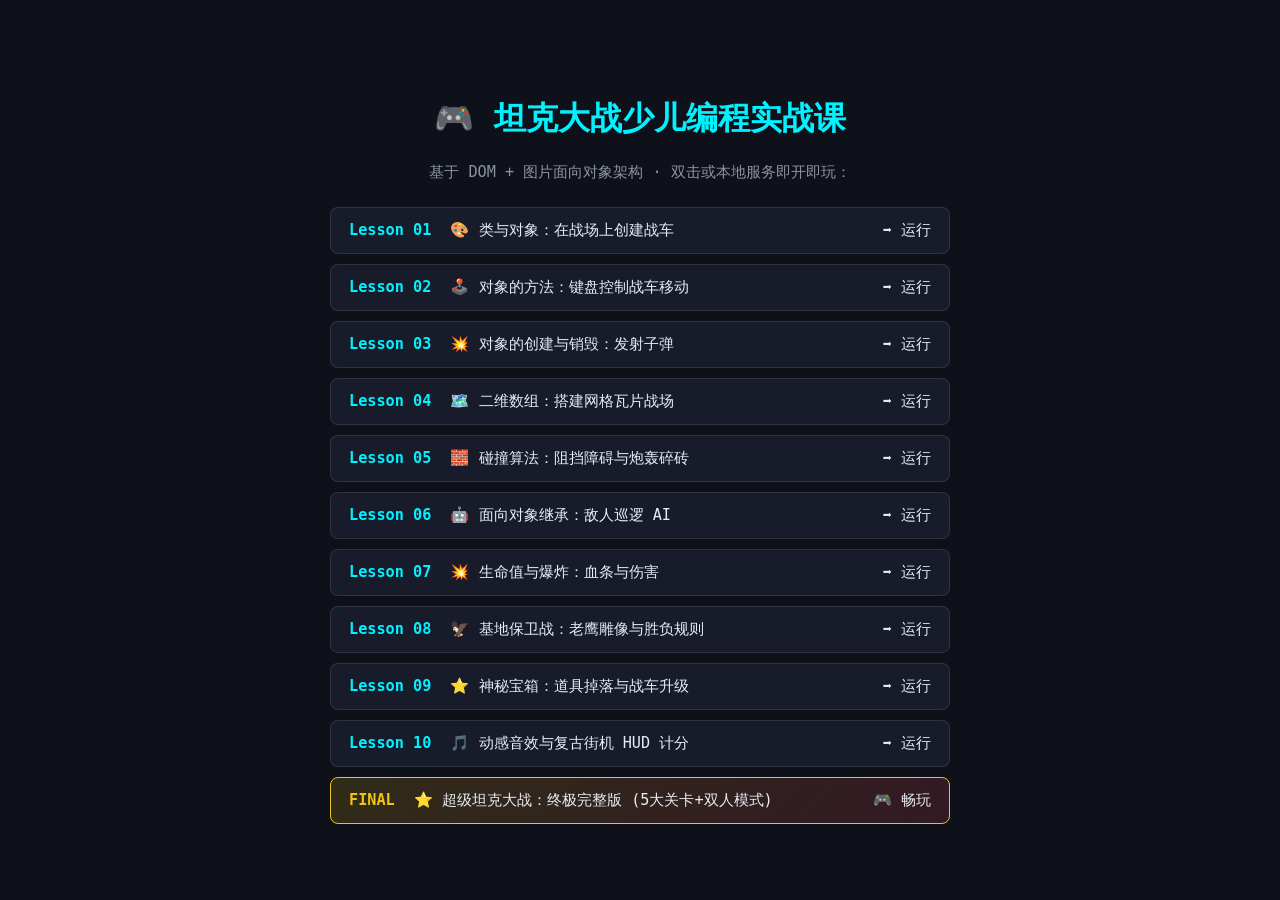
<file: index.html>
<!DOCTYPE html>
<html lang="zh-CN">
<head>
  <meta charset="UTF-8">
  <title>坦克大战 · 少儿 ES6 面向对象实战课</title>
  <link rel="stylesheet" href="./styles/game.css">
  <style>
    body {
      padding: 30px 20px;
      height: auto;
      min-height: 100vh;
      overflow-y: auto;
    }
    h1 {
      margin-bottom: 6px;
      color: #00f2fe;
      font-size: 2rem;
    }
    p.subtitle {
      color: #8b949e;
      margin-bottom: 24px;
      font-size: 0.95rem;
    }
    .lesson-list {
      display: flex;
      flex-direction: column;
      gap: 10px;
      width: 100%;
      max-width: 620px;
    }
    .lesson-item {
      display: flex;
      justify-content: space-between;
      align-items: center;
      padding: 12px 18px;
      background: #181b2a;
      border: 1px solid rgba(255, 255, 255, 0.1);
      border-radius: 8px;
      text-decoration: none;
      color: #e6edf3;
      transition: all 0.2s ease;
      font-size: 0.95rem;
    }
    .lesson-item:hover {
      border-color: #00f2fe;
      background: rgba(0, 242, 254, 0.1);
      transform: translateX(4px);
    }
    .lesson-num {
      color: #00f2fe;
      font-weight: 700;
      margin-right: 10px;
      font-family: monospace;
    }
    .lesson-item.final {
      background: linear-gradient(135deg, rgba(241, 196, 15, 0.15), rgba(255, 71, 87, 0.15));
      border-color: #f1c40f;
    }
    .lesson-item.final:hover {
      border-color: #00f2fe;
      transform: scale(1.02);
    }
  </style>
</head>
<body>

  <h1>🎮 坦克大战少儿编程实战课</h1>
  <p class="subtitle">基于 DOM + 图片面向对象架构 · 双击或本地服务即开即玩：</p>

  <div class="lesson-list">
    <a class="lesson-item" href="./lessons/lesson-01-draw-tank/index.html">
      <div><span class="lesson-num">Lesson 01</span> 🎨 类与对象：在战场上创建战车</div>
      <span>➡️ 运行</span>
    </a>
    <a class="lesson-item" href="./lessons/lesson-02-tank-move/index.html">
      <div><span class="lesson-num">Lesson 02</span> 🕹️ 对象的方法：键盘控制战车移动</div>
      <span>➡️ 运行</span>
    </a>
    <a class="lesson-item" href="./lessons/lesson-03-fire-bullet/index.html">
      <div><span class="lesson-num">Lesson 03</span> 💥 对象的创建与销毁：发射子弹</div>
      <span>➡️ 运行</span>
    </a>
    <a class="lesson-item" href="./lessons/lesson-04-grid-map/index.html">
      <div><span class="lesson-num">Lesson 04</span> 🗺️ 二维数组：搭建网格瓦片战场</div>
      <span>➡️ 运行</span>
    </a>
    <a class="lesson-item" href="./lessons/lesson-05-collision/index.html">
      <div><span class="lesson-num">Lesson 05</span> 🧱 碰撞算法：阻挡障碍与炮轰碎砖</div>
      <span>➡️ 运行</span>
    </a>
    <a class="lesson-item" href="./lessons/lesson-06-enemy-ai/index.html">
      <div><span class="lesson-num">Lesson 06</span> 🤖 面向对象继承：敌人巡逻 AI</div>
      <span>➡️ 运行</span>
    </a>
    <a class="lesson-item" href="./lessons/lesson-07-hp-explosion/index.html">
      <div><span class="lesson-num">Lesson 07</span> 💥 生命值与爆炸：血条与伤害</div>
      <span>➡️ 运行</span>
    </a>
    <a class="lesson-item" href="./lessons/lesson-08-base-defense/index.html">
      <div><span class="lesson-num">Lesson 08</span> 🦅 基地保卫战：老鹰雕像与胜负规则</div>
      <span>➡️ 运行</span>
    </a>
    <a class="lesson-item" href="./lessons/lesson-09-powerups/index.html">
      <div><span class="lesson-num">Lesson 09</span> ⭐ 神秘宝箱：道具掉落与战车升级</div>
      <span>➡️ 运行</span>
    </a>
    <a class="lesson-item" href="./lessons/lesson-10-retro-audio/index.html">
      <div><span class="lesson-num">Lesson 10</span> 🎵 动感音效与复古街机 HUD 计分</div>
      <span>➡️ 运行</span>
    </a>
    <a class="lesson-item final" href="./final-game/index.html">
      <div><span class="lesson-num" style="color: #f1c40f;">FINAL</span> ⭐ 超级坦克大战：终极完整版 (5大关卡+双人模式)</div>
      <span>🎮 畅玩</span>
    </a>
  </div>

</body>
</html>
</file>
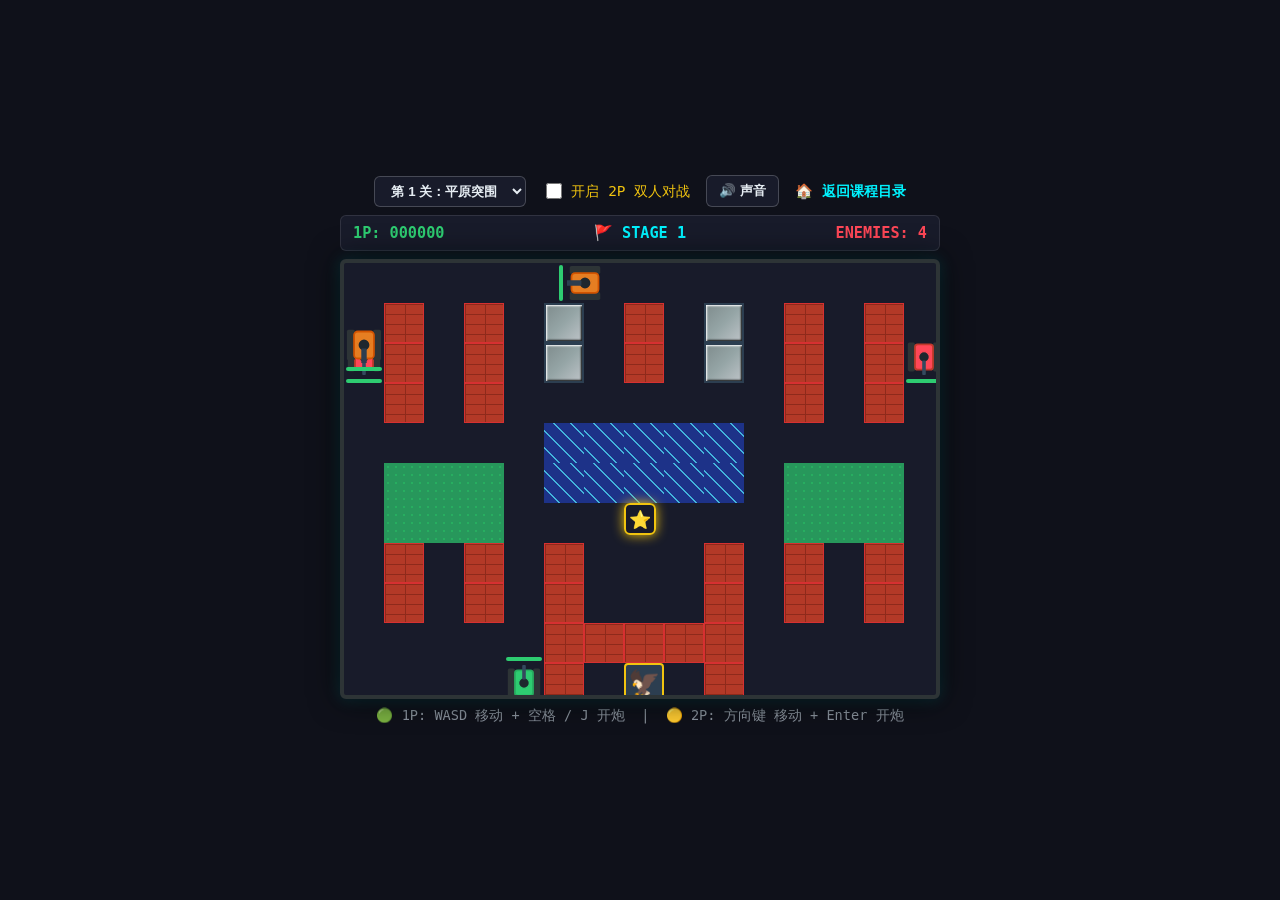
<file: final-game/index.html>
<!DOCTYPE html>
<html lang="zh-CN">
<head>
  <meta charset="UTF-8">
  <title>超级坦克大战 (DOM 面向对象终极完整版)</title>
  <link rel="stylesheet" href="../styles/game.css">
  <style>
    .top-controls {
      display: flex;
      gap: 16px;
      margin-bottom: 8px;
      align-items: center;
    }
    select, button {
      background: #181b2a;
      border: 1px solid rgba(255, 255, 255, 0.2);
      color: #e6edf3;
      padding: 6px 12px;
      border-radius: 6px;
      cursor: pointer;
      font-weight: 600;
    }
    select:hover, button:hover {
      border-color: #00f2fe;
    }
    .tip-bar {
      margin-top: 8px;
      font-size: 0.85rem;
      color: #8b949e;
    }
  </style>
</head>
<body>

  <!-- 控制栏 -->
  <div class="top-controls">
    <select id="levelSelect">
      <option value="0">第 1 关：平原突围</option>
      <option value="1">第 2 关：水网封锁</option>
      <option value="2">第 3 关：丛林迷踪</option>
      <option value="3">第 4 关：钢铁要塞</option>
      <option value="4">第 5 关：终极决战</option>
    </select>

    <label style="display: flex; align-items: center; gap: 6px; font-size: 0.9rem; cursor: pointer; color: #f1c40f;">
      <input type="checkbox" id="twoPlayersToggle" style="cursor: pointer; width: 16px; height: 16px;">
      <span>开启 2P 双人对战</span>
    </label>

    <button id="muteBtn">🔊 声音</button>
    <a href="../index.html" style="color: #00f2fe; text-decoration: none; font-size: 0.9rem; font-weight: 600;">🏠 返回课程目录</a>
  </div>

  <!-- 战场屏幕 (600x440) -->
  <div id="battlefield" class="battlefield"></div>

  <!-- 操作提示 -->
  <div class="tip-bar">
    🟢 1P: <code>WASD</code> 移动 + <code>空格 / J</code> 开炮 &nbsp;|&nbsp; 🟡 2P: <code>方向键</code> 移动 + <code>Enter</code> 开炮
  </div>

  <script type="module" src="./src/main.js"></script>
</body>
</html>
</file>
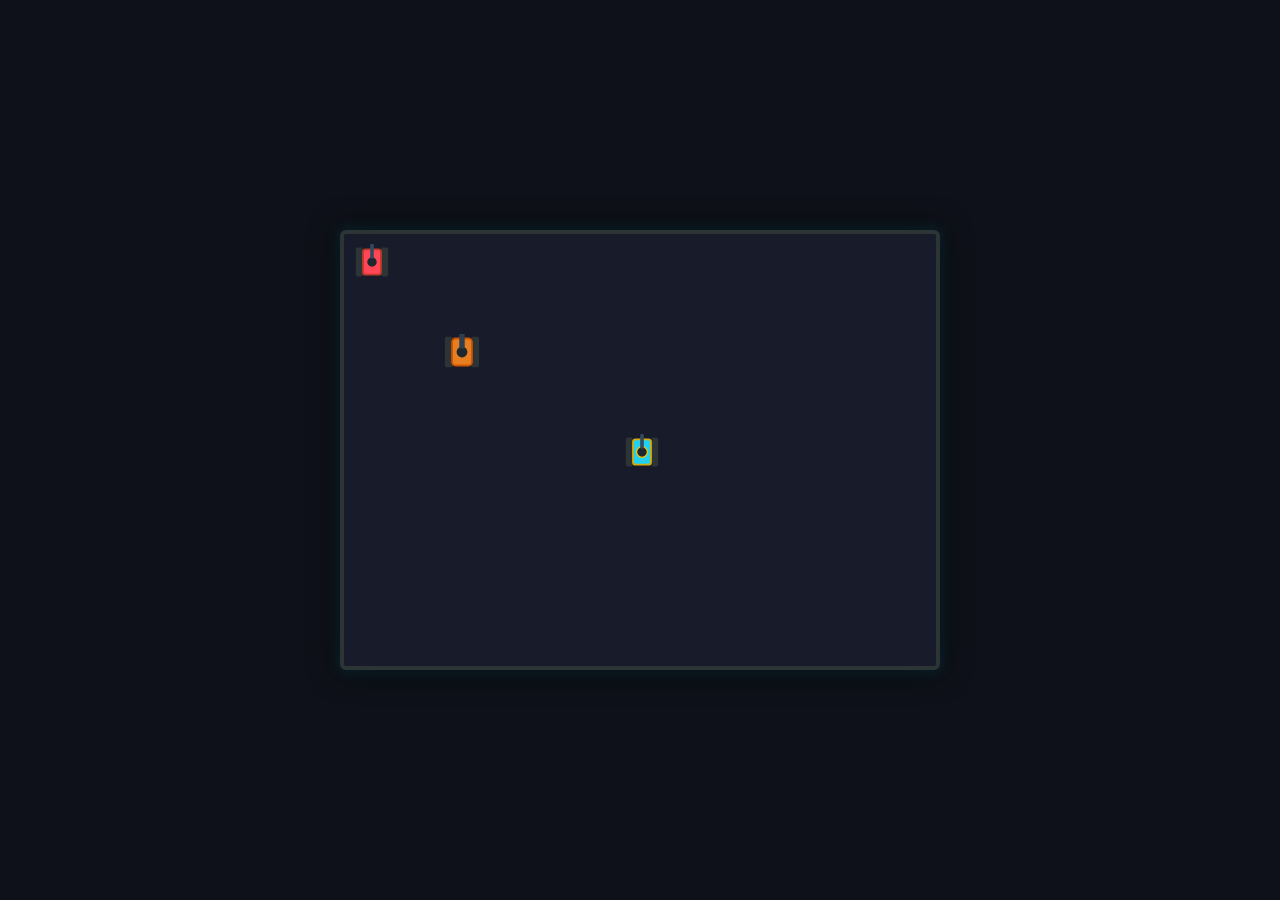
<file: lessons/lesson-01-draw-tank/index.html>
<!DOCTYPE html>
<html lang="zh-CN">
<head>
  <meta charset="UTF-8">
  <title>Lesson 01 - 类与对象：在战场上创建坦克</title>
  <link rel="stylesheet" href="../../styles/game.css">
</head>
<body>
  <!-- 战场屏幕 (600x440) -->
  <div id="battlefield" class="battlefield"></div>

  <!-- 引入游戏逻辑 -->
  <script type="module" src="./src/main.js"></script>
</body>
</html>
</file>
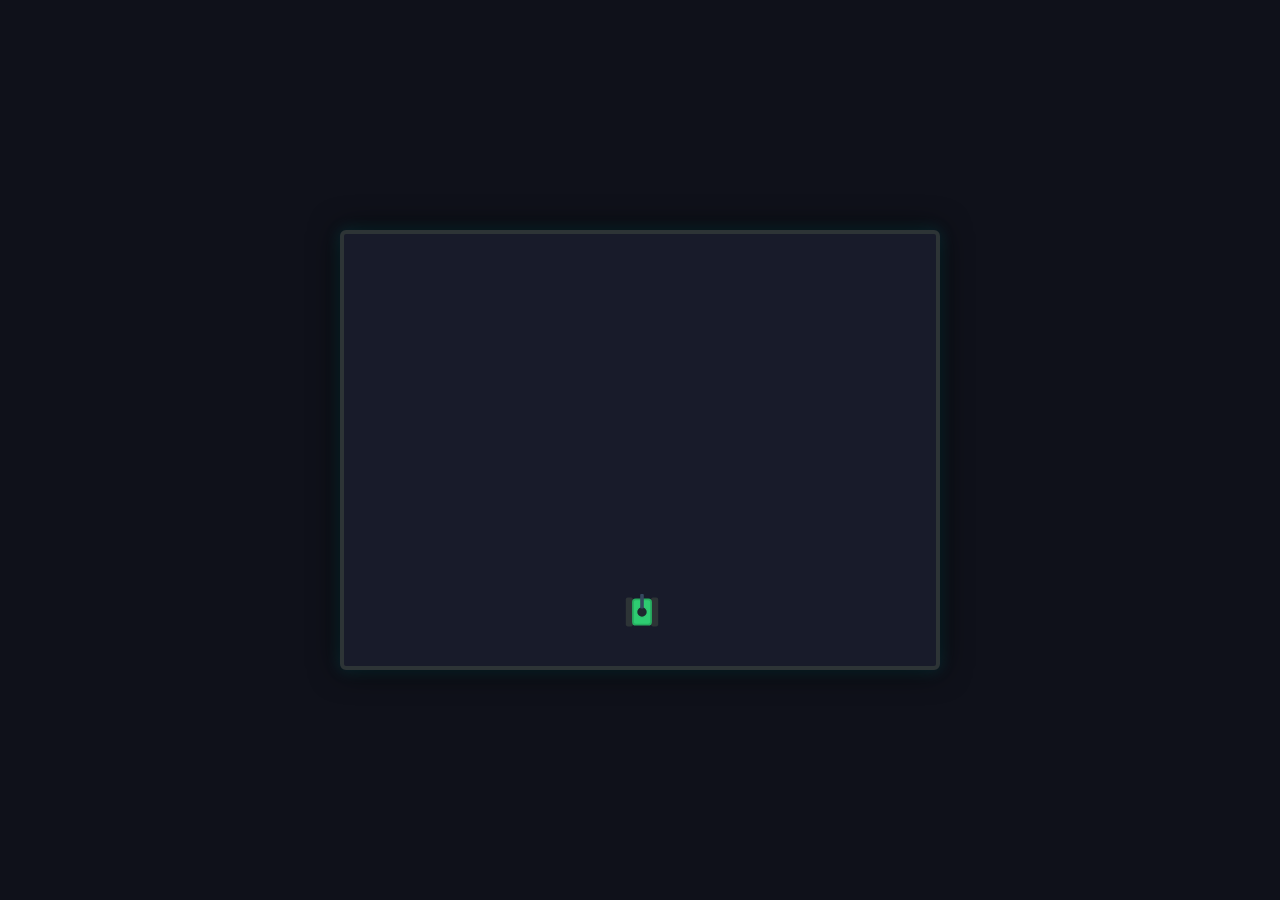
<file: lessons/lesson-02-tank-move/index.html>
<!DOCTYPE html>
<html lang="zh-CN">
<head>
  <meta charset="UTF-8">
  <title>Lesson 02 - 对象的方法：键盘控制战车移动</title>
  <link rel="stylesheet" href="../../styles/game.css">
</head>
<body>
  <!-- 战场屏幕 -->
  <div id="battlefield" class="battlefield"></div>

  <!-- 引入游戏逻辑 -->
  <script type="module" src="./src/main.js"></script>
</body>
</html>
</file>
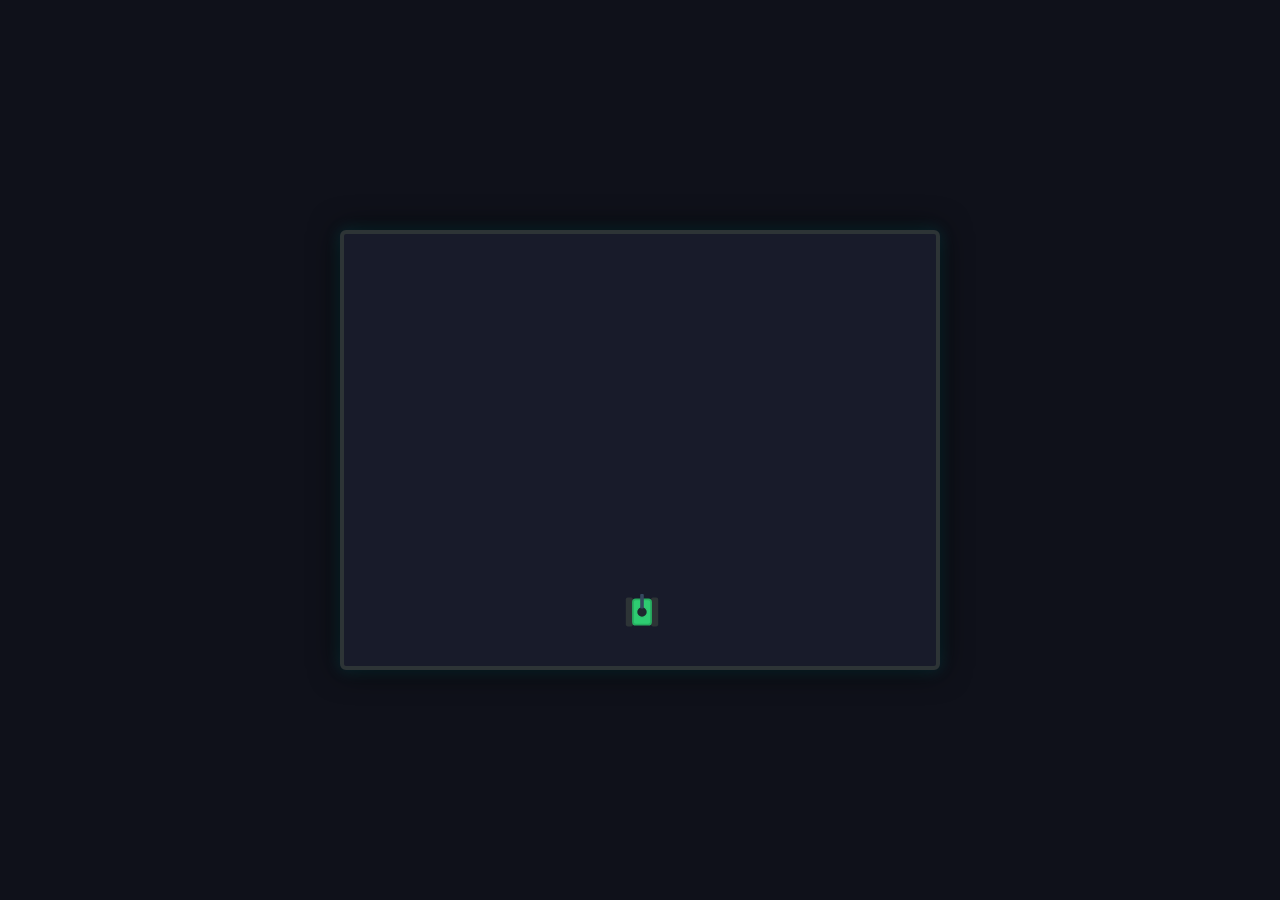
<file: lessons/lesson-03-fire-bullet/index.html>
<!DOCTYPE html>
<html lang="zh-CN">
<head>
  <meta charset="UTF-8">
  <title>Lesson 03 - 对象的创建与销毁：发射子弹</title>
  <link rel="stylesheet" href="../../styles/game.css">
</head>
<body>
  <!-- 战场屏幕 (600x440) -->
  <div id="battlefield" class="battlefield"></div>

  <!-- 引入游戏逻辑 -->
  <script type="module" src="./src/main.js"></script>
</body>
</html>
</file>
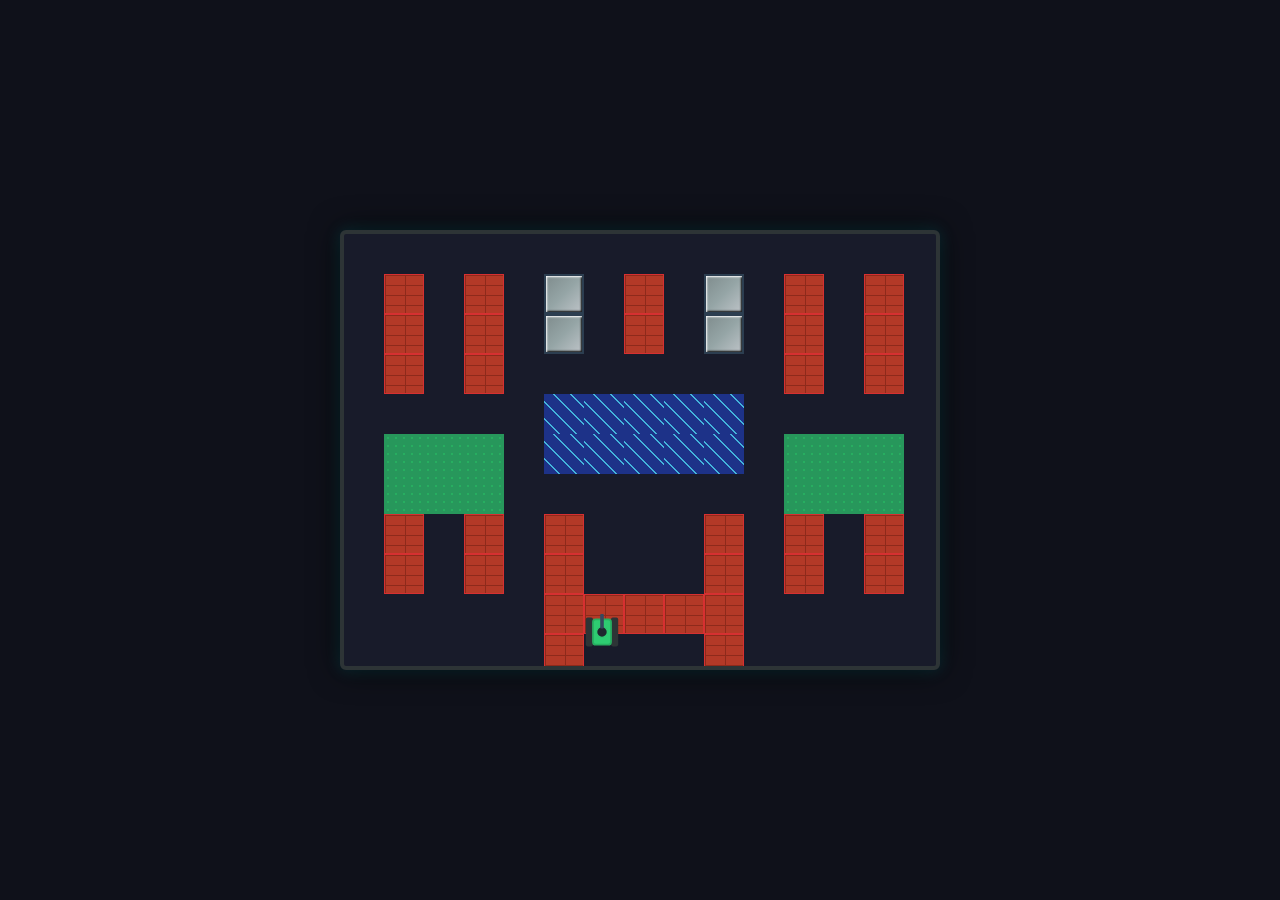
<file: lessons/lesson-04-grid-map/index.html>
<!DOCTYPE html>
<html lang="zh-CN">
<head>
  <meta charset="UTF-8">
  <title>Lesson 04 - 搭建战场：二维数组与瓦片地图</title>
  <link rel="stylesheet" href="../../styles/game.css">
</head>
<body>
  <!-- 战场屏幕 -->
  <div id="battlefield" class="battlefield"></div>

  <!-- 引入游戏逻辑 -->
  <script type="module" src="./src/main.js"></script>
</body>
</html>
</file>
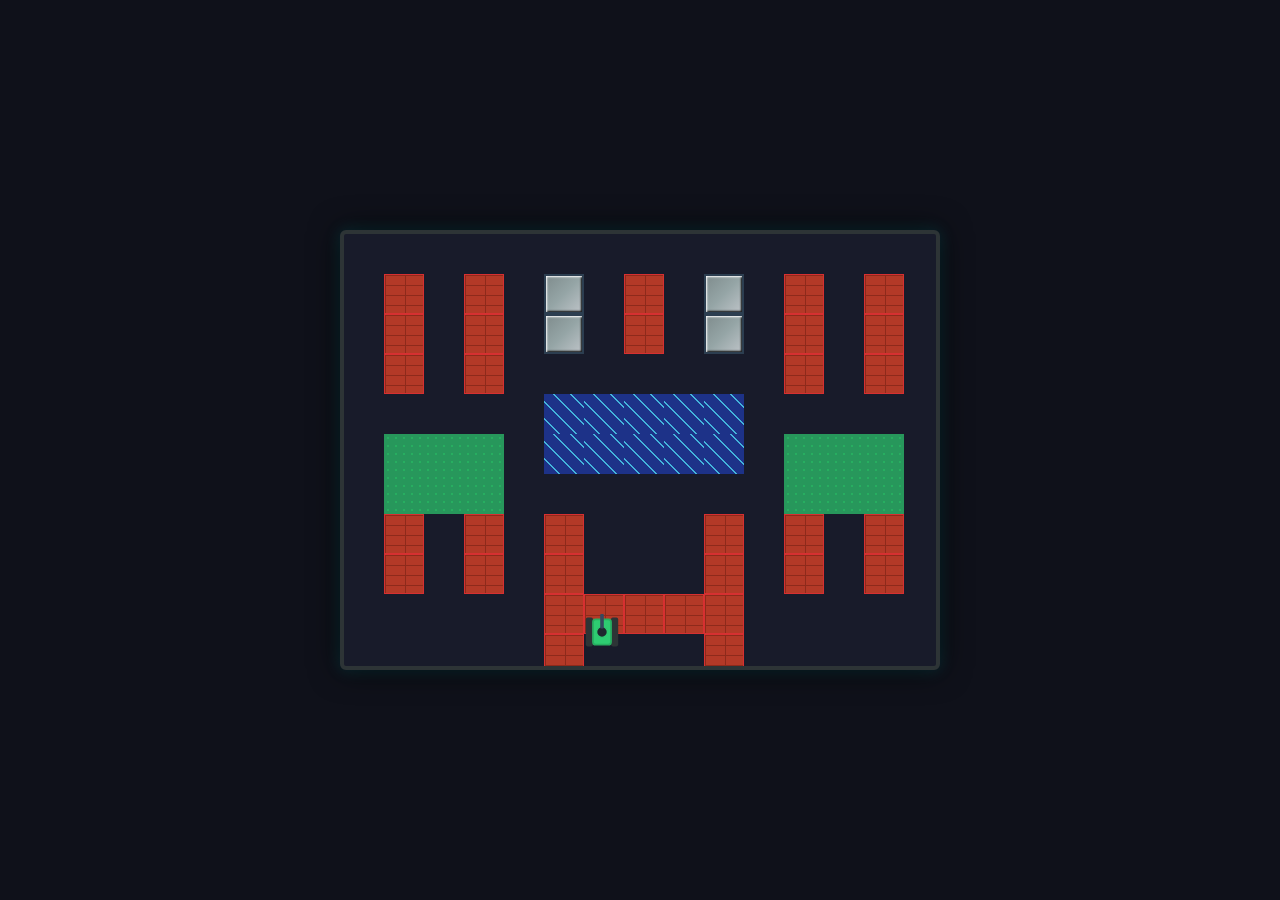
<file: lessons/lesson-05-collision/index.html>
<!DOCTYPE html>
<html lang="zh-CN">
<head>
  <meta charset="UTF-8">
  <title>Lesson 05 - 实战碰撞：阻挡障碍与炮轰碎砖</title>
  <link rel="stylesheet" href="../../styles/game.css">
</head>
<body>
  <!-- 战场屏幕 -->
  <div id="battlefield" class="battlefield"></div>

  <!-- 引入游戏逻辑 -->
  <script type="module" src="./src/main.js"></script>
</body>
</html>
</file>
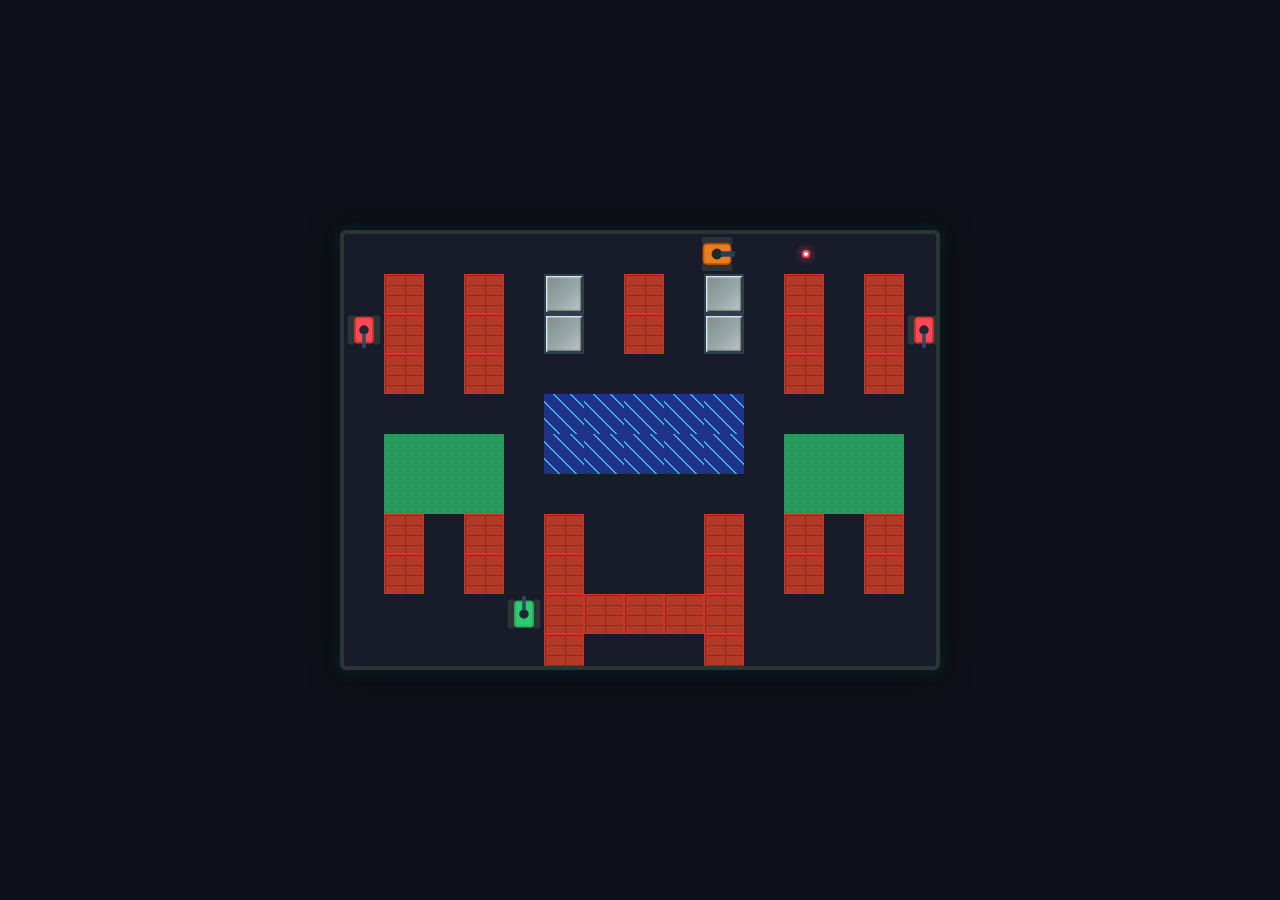
<file: lessons/lesson-06-enemy-ai/index.html>
<!DOCTYPE html>
<html lang="zh-CN">
<head>
  <meta charset="UTF-8">
  <title>Lesson 06 - 面向对象继承：敌人巡逻 AI 登场</title>
  <link rel="stylesheet" href="../../styles/game.css">
</head>
<body>
  <!-- 战场屏幕 -->
  <div id="battlefield" class="battlefield"></div>

  <!-- 引入游戏逻辑 -->
  <script type="module" src="./src/main.js"></script>
</body>
</html>
</file>
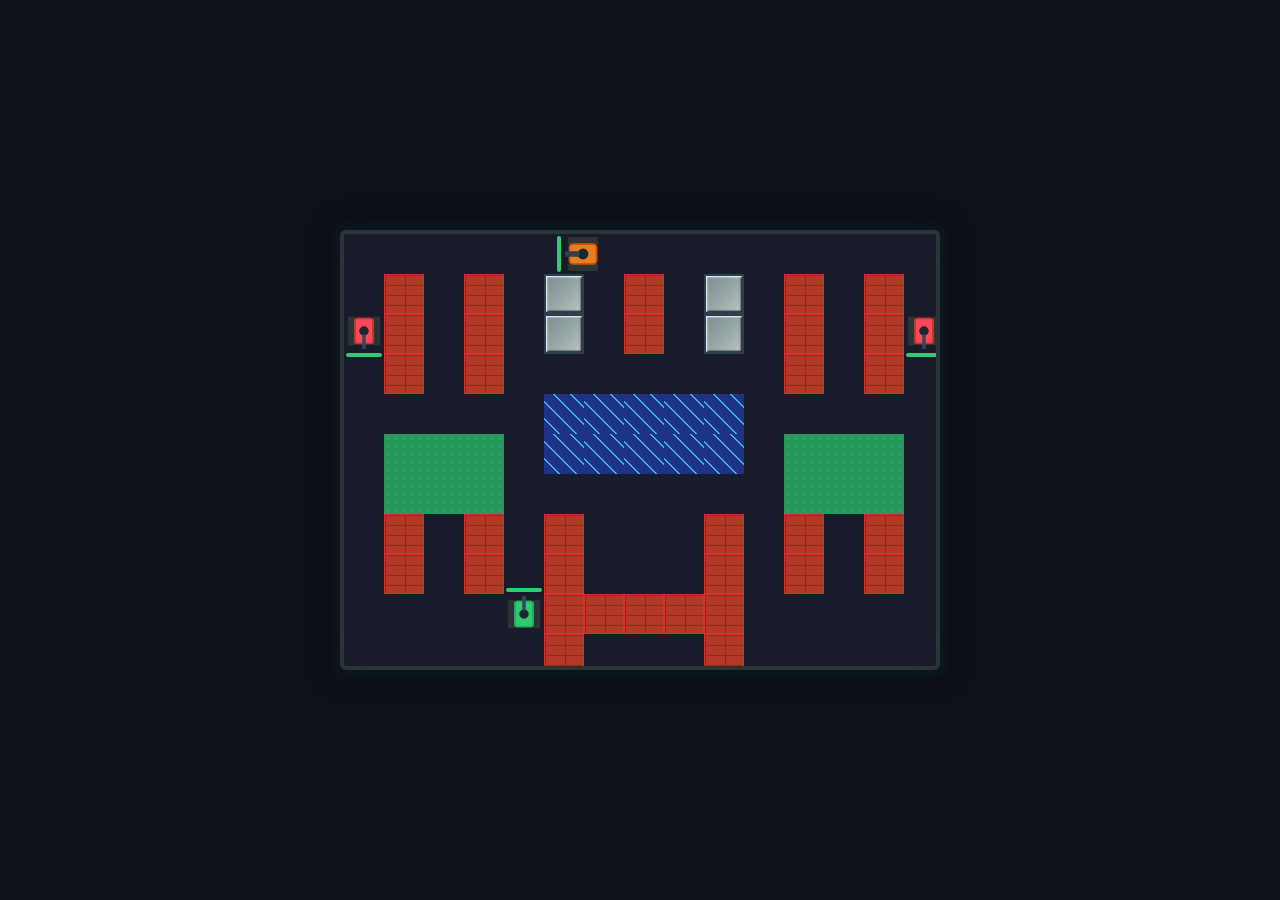
<file: lessons/lesson-07-hp-explosion/index.html>
<!DOCTYPE html>
<html lang="zh-CN">
<head>
  <meta charset="UTF-8">
  <title>Lesson 07 - 炮火对决：生命值与火花爆炸</title>
  <link rel="stylesheet" href="../../styles/game.css">
</head>
<body>
  <!-- 战场屏幕 -->
  <div id="battlefield" class="battlefield"></div>

  <!-- 引入游戏逻辑 -->
  <script type="module" src="./src/main.js"></script>
</body>
</html>
</file>
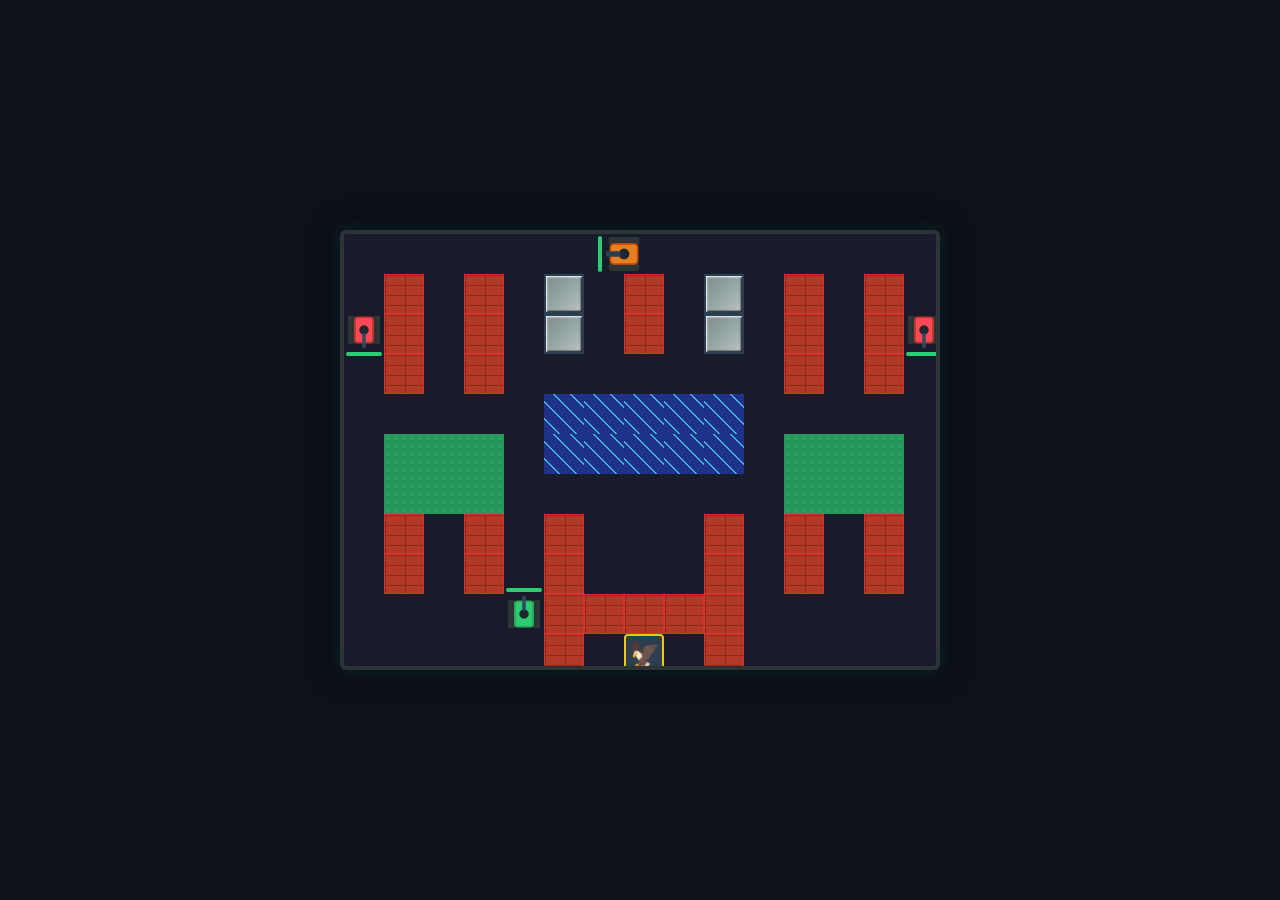
<file: lessons/lesson-08-base-defense/index.html>
<!DOCTYPE html>
<html lang="zh-CN">
<head>
  <meta charset="UTF-8">
  <title>Lesson 08 - 基地保卫战：老鹰雕像与胜负结算</title>
  <link rel="stylesheet" href="../../styles/game.css">
</head>
<body>
  <!-- 战场屏幕 -->
  <div id="battlefield" class="battlefield"></div>

  <!-- 引入游戏逻辑 -->
  <script type="module" src="./src/main.js"></script>
</body>
</html>
</file>
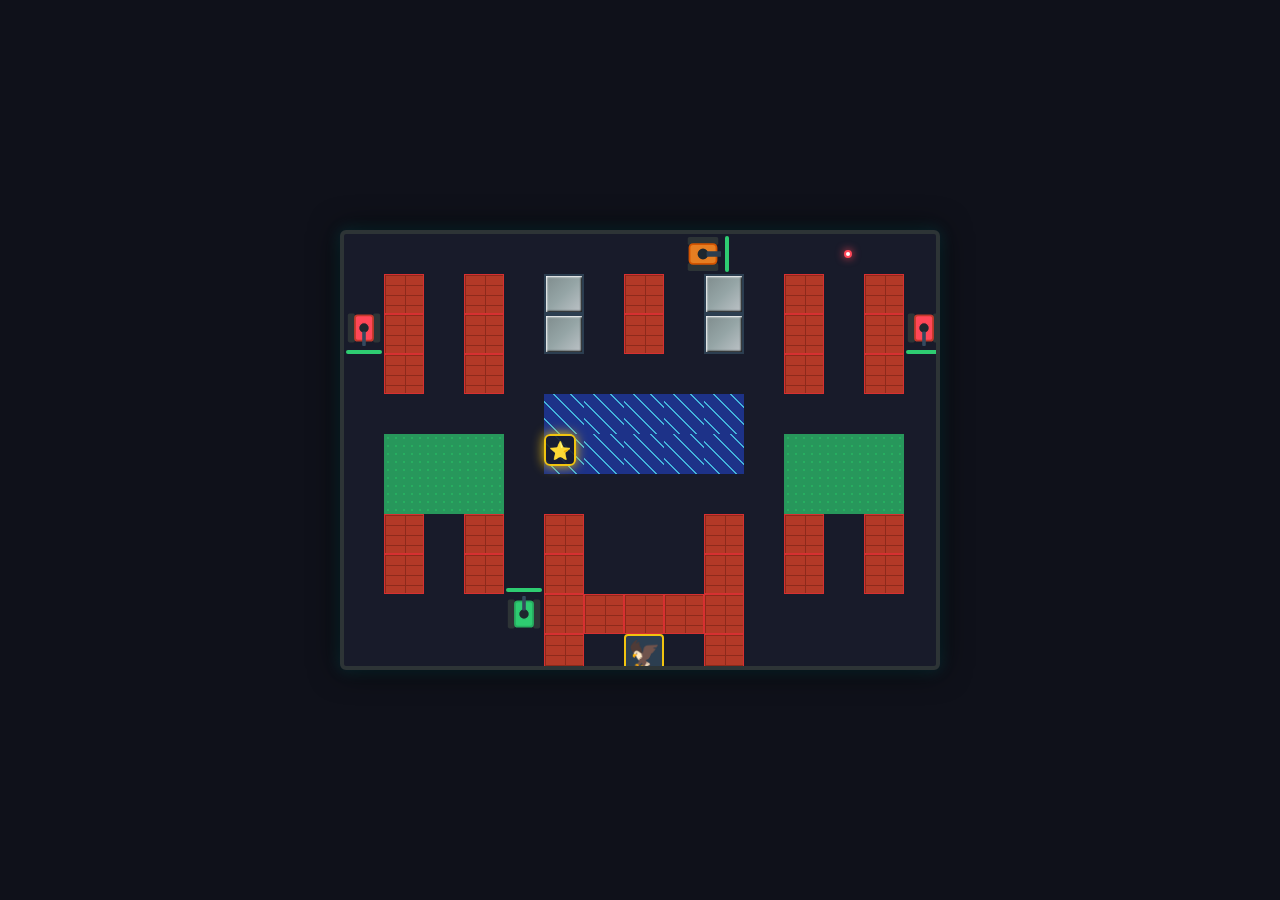
<file: lessons/lesson-09-powerups/index.html>
<!DOCTYPE html>
<html lang="zh-CN">
<head>
  <meta charset="UTF-8">
  <title>Lesson 09 - 神秘宝箱：道具掉落与战车升级</title>
  <link rel="stylesheet" href="../../styles/game.css">
</head>
<body>
  <!-- 战场屏幕 -->
  <div id="battlefield" class="battlefield"></div>

  <!-- 引入游戏逻辑 -->
  <script type="module" src="./src/main.js"></script>
</body>
</html>
</file>
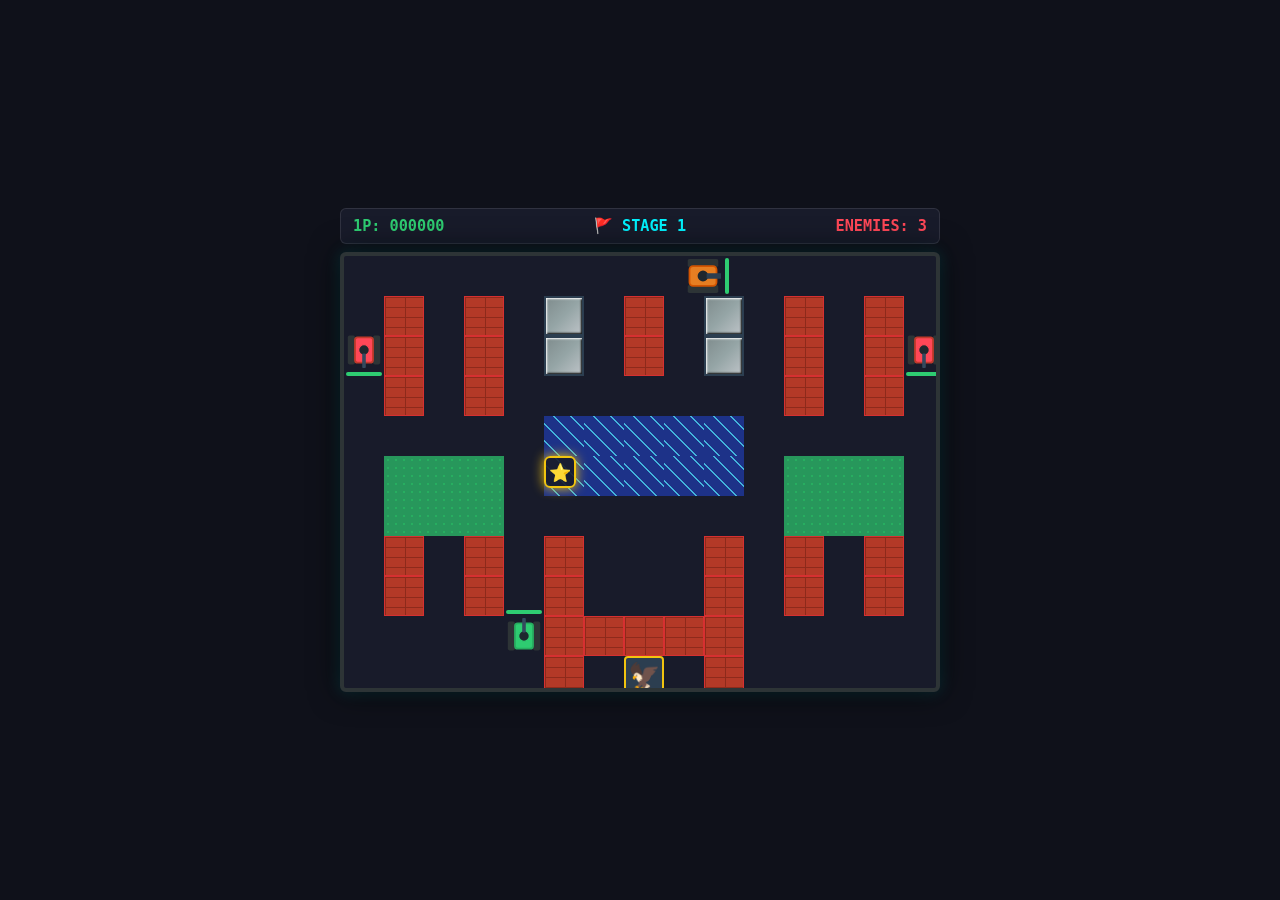
<file: lessons/lesson-10-retro-audio/index.html>
<!DOCTYPE html>
<html lang="zh-CN">
<head>
  <meta charset="UTF-8">
  <title>Lesson 10 - 动感音效与复古街机 HUD</title>
  <link rel="stylesheet" href="../../styles/game.css">
</head>
<body>
  <!-- 战场屏幕 -->
  <div id="battlefield" class="battlefield"></div>

  <!-- 引入游戏逻辑 -->
  <script type="module" src="./src/main.js"></script>
</body>
</html>
</file>
<file: styles/game.css>
/* ==========================================================================
   坦克大战 (DOM + 图片实体版) 样式系统
   所有实体均为标准 DOM 元素，直接双击运行零报错！
   ========================================================================== */

* {
  box-sizing: border-box;
  user-select: none;
}

body {
  margin: 0;
  background: #0f111a;
  color: #e6edf3;
  font-family: -apple-system, BlinkMacSystemFont, "Segoe UI", Roboto, monospace;
  display: flex;
  flex-direction: column;
  align-items: center;
  justify-content: center;
  min-height: 100vh;
  overflow: hidden;
}

/* 战场主屏幕 */
.battlefield {
  position: relative;
  width: 600px;
  height: 440px;
  background: #181b2a;
  border: 4px solid #2d3436;
  box-shadow: 0 0 30px rgba(0, 0, 0, 0.8), 0 0 15px rgba(0, 242, 254, 0.2);
  border-radius: 6px;
  overflow: hidden;
}

/* ---------------- 坦克实体 ---------------- */
.entity {
  position: absolute;
  transition: transform 0.05s linear;
}

.tank {
  position: absolute;
  width: 36px;
  height: 36px;
  display: flex;
  justify-content: center;
  align-items: center;
  z-index: 10;
}

/* 玩家1坦克 (翡翠绿) */
.tank.player1 {
  background-image: url("data:image/svg+xml,%3Csvg xmlns='http://www.w3.org/2000/svg' viewBox='0 0 40 40'%3E%3Crect x='2' y='4' width='8' height='32' rx='2' fill='%232d3436'/%3E%3Crect x='30' y='4' width='8' height='32' rx='2' fill='%232d3436'/%3E%3Crect x='10' y='6' width='20' height='28' rx='3' fill='%232ecc71' stroke='%2327ae60' stroke-width='2'/%3E%3Ccircle cx='20' cy='20' r='6' fill='%231e272e' stroke='%232ecc71' stroke-width='1.5'/%3E%3Crect x='18' y='0' width='4' height='16' rx='1' fill='%2334495e'/%3E%3C/svg%3E");
  background-size: contain;
  background-repeat: no-repeat;
}

/* 玩家2坦克 (黄金战车) */
.tank.player2 {
  background-image: url("data:image/svg+xml,%3Csvg xmlns='http://www.w3.org/2000/svg' viewBox='0 0 40 40'%3E%3Crect x='2' y='4' width='8' height='32' rx='2' fill='%232d3436'/%3E%3Crect x='30' y='4' width='8' height='32' rx='2' fill='%232d3436'/%3E%3Crect x='10' y='6' width='20' height='28' rx='3' fill='%23f1c40f' stroke='%23d4ac0d' stroke-width='2'/%3E%3Ccircle cx='20' cy='20' r='6' fill='%231e272e' stroke='%23f1c40f' stroke-width='1.5'/%3E%3Crect x='18' y='0' width='4' height='16' rx='1' fill='%2334495e'/%3E%3C/svg%3E");
  background-size: contain;
  background-repeat: no-repeat;
}

/* 玩家2坦克 (蓝色战车) */
.tank.player3 {
  background-image: url("data:image/svg+xml,%3Csvg xmlns='http://www.w3.org/2000/svg' viewBox='0 0 40 40'%3E%3Crect x='2' y='4' width='8' height='32' rx='2' fill='%232d3436'/%3E%3Crect x='30' y='4' width='8' height='32' rx='2' fill='%232d3436'/%3E%3Crect x='10' y='6' width='20' height='28' rx='3' fill='%2324d0f2' stroke='%23d4ac0d' stroke-width='2'/%3E%3Ccircle cx='20' cy='20' r='6' fill='%231e272e' stroke='%23f1c40f' stroke-width='1.5'/%3E%3Crect x='18' y='0' width='4' height='16' rx='1' fill='%2334495e'/%3E%3C/svg%3E");
  background-size: contain;
  background-repeat: no-repeat;
}

/* 敌人敏捷坦克 (红色) */
.tank.enemy-light {
  background-image: url("data:image/svg+xml,%3Csvg xmlns='http://www.w3.org/2000/svg' viewBox='0 0 40 40'%3E%3Crect x='2' y='4' width='8' height='32' rx='2' fill='%232d3436'/%3E%3Crect x='30' y='4' width='8' height='32' rx='2' fill='%232d3436'/%3E%3Crect x='10' y='6' width='20' height='28' rx='3' fill='%23ff4757' stroke='%23c0392b' stroke-width='2'/%3E%3Ccircle cx='20' cy='20' r='6' fill='%231e272e' stroke='%23ff4757' stroke-width='1.5'/%3E%3Crect x='18' y='0' width='4' height='16' rx='1' fill='%2334495e'/%3E%3C/svg%3E");
  background-size: contain;
  background-repeat: no-repeat;
}

/* 敌人重装坦克 (橙色) */
.tank.enemy-heavy {
  background-image: url("data:image/svg+xml,%3Csvg xmlns='http://www.w3.org/2000/svg' viewBox='0 0 40 40'%3E%3Crect x='1' y='3' width='9' height='34' rx='2' fill='%232d3436'/%3E%3Crect x='30' y='3' width='9' height='34' rx='2' fill='%232d3436'/%3E%3Crect x='9' y='5' width='22' height='30' rx='4' fill='%23e67e22' stroke='%23d35400' stroke-width='2'/%3E%3Ccircle cx='20' cy='20' r='7' fill='%231e272e' stroke='%23e67e22' stroke-width='2'/%3E%3Crect x='17' y='-2' width='6' height='18' rx='1' fill='%232c3e50'/%3E%3C/svg%3E");
  background-size: contain;
  background-repeat: no-repeat;
}

/* 坦克血条 */
.hp-bar {
  position: absolute;
  top: -8px;
  left: 0;
  width: 100%;
  height: 4px;
  background: rgba(0, 0, 0, 0.6);
  border-radius: 2px;
  overflow: hidden;
}

.hp-fill {
  height: 100%;
  background: #2ecc71;
  transition: width 0.15s ease;
}

/* 护盾特效 */
.shield-effect {
  position: absolute;
  top: -6px;
  left: -6px;
  width: 48px;
  height: 48px;
  border: 2px solid #00f2fe;
  border-radius: 50%;
  box-shadow: 0 0 10px #00f2fe;
  animation: pulse 1s infinite alternate;
  pointer-events: none;
}

@keyframes pulse {
  0% {
    transform: scale(0.95);
    opacity: 0.7;
  }

  100% {
    transform: scale(1.08);
    opacity: 1;
  }
}

/* ---------------- 子弹实体 ---------------- */
.bullet {
  position: absolute;
  width: 8px;
  height: 8px;
  background: #ffffff;
  border: 2px solid #f1c40f;
  border-radius: 50%;
  box-shadow: 0 0 8px #f1c40f;
  z-index: 15;
}

.bullet.enemy {
  border-color: #ff4757;
  box-shadow: 0 0 8px #ff4757;
}

/* ---------------- 地图瓦片实体 ---------------- */
.tile {
  position: absolute;
  width: 40px;
  height: 40px;
}

/* 红砖墙 */
.tile.brick {
  background-color: #b33927;
  background-image:
    linear-gradient(to right, #8e2a1b 1px, transparent 1px),
    linear-gradient(to bottom, #8e2a1b 1px, transparent 1px);
  background-size: 20px 10px;
  border: 1px solid #d63031;
  z-index: 5;
}

/* 铁壁 */
.tile.iron {
  background: linear-gradient(135deg, #7f8c8d, #95a5a6, #bdc3c7);
  border: 2px solid #2c3e50;
  box-shadow: inset 1px 1px 2px #fff, inset -1px -1px 2px #000;
  z-index: 5;
}

/* 水洼 */
.tile.water {
  background: #1e3799;
  background-image: repeating-linear-gradient(45deg, #1e3799, #1e3799 10px, #4bcffa 10px, #4bcffa 12px);
  opacity: 0.85;
  z-index: 2;
}

/* 草丛 (顶层遮罩，坦克进去半隐蔽) */
.tile.grass {
  background: rgba(46, 204, 113, 0.7);
  background-image: radial-gradient(#27ae60 20%, transparent 20%);
  background-size: 8px 8px;
  z-index: 20;
}

/* ---------------- 基地实体 (老鹰) ---------------- */
.base {
  position: absolute;
  width: 40px;
  height: 40px;
  display: flex;
  justify-content: center;
  align-items: center;
  font-size: 26px;
  background: #2c3e50;
  border: 2px solid #f1c40f;
  border-radius: 4px;
  z-index: 5;
}

.base.destroyed {
  background: #1e272e;
  border-color: #7f8c8d;
}

/* ---------------- 宝箱道具 ---------------- */
.power-up {
  position: absolute;
  width: 32px;
  height: 32px;
  background: rgba(24, 27, 42, 0.9);
  border: 2px solid #f1c40f;
  border-radius: 6px;
  display: flex;
  justify-content: center;
  align-items: center;
  font-size: 18px;
  box-shadow: 0 0 12px #f1c40f;
  animation: bounce 0.6s infinite alternate ease-in-out;
  z-index: 8;
}

@keyframes bounce {
  0% {
    transform: translateY(0);
  }

  100% {
    transform: translateY(-5px);
  }
}

/* ---------------- 爆炸火花 ---------------- */
.explosion {
  position: absolute;
  width: 44px;
  height: 44px;
  font-size: 32px;
  display: flex;
  justify-content: center;
  align-items: center;
  animation: explode 0.35s forwards;
  z-index: 25;
}

@keyframes explode {
  0% {
    transform: scale(0.4);
    opacity: 1;
  }

  50% {
    transform: scale(1.3);
    opacity: 1;
  }

  100% {
    transform: scale(1.6);
    opacity: 0;
  }
}

/* ---------------- 顶部与底部 HUD ---------------- */
.hud-bar {
  width: 600px;
  display: flex;
  justify-content: space-between;
  align-items: center;
  padding: 8px 12px;
  background: #181b2a;
  border: 1px solid rgba(255, 255, 255, 0.1);
  border-radius: 6px;
  margin-bottom: 8px;
  font-family: monospace;
  font-size: 0.95rem;
  font-weight: 700;
}

/* 遮罩结算幕布 */
.game-overlay {
  position: absolute;
  top: 0;
  left: 0;
  width: 100%;
  height: 100%;
  background: rgba(15, 17, 26, 0.88);
  display: flex;
  flex-direction: column;
  justify-content: center;
  align-items: center;
  z-index: 100;
}

.game-overlay h2 {
  margin: 0 0 10px 0;
  font-size: 1.8rem;
}

.game-overlay p {
  color: #8b949e;
  margin-bottom: 20px;
}

.game-overlay button {
  background: linear-gradient(135deg, #00f2fe, #4facfe);
  border: none;
  color: #050a14;
  font-weight: 700;
  padding: 10px 24px;
  border-radius: 6px;
  cursor: pointer;
  font-size: 1rem;
}
</file>
